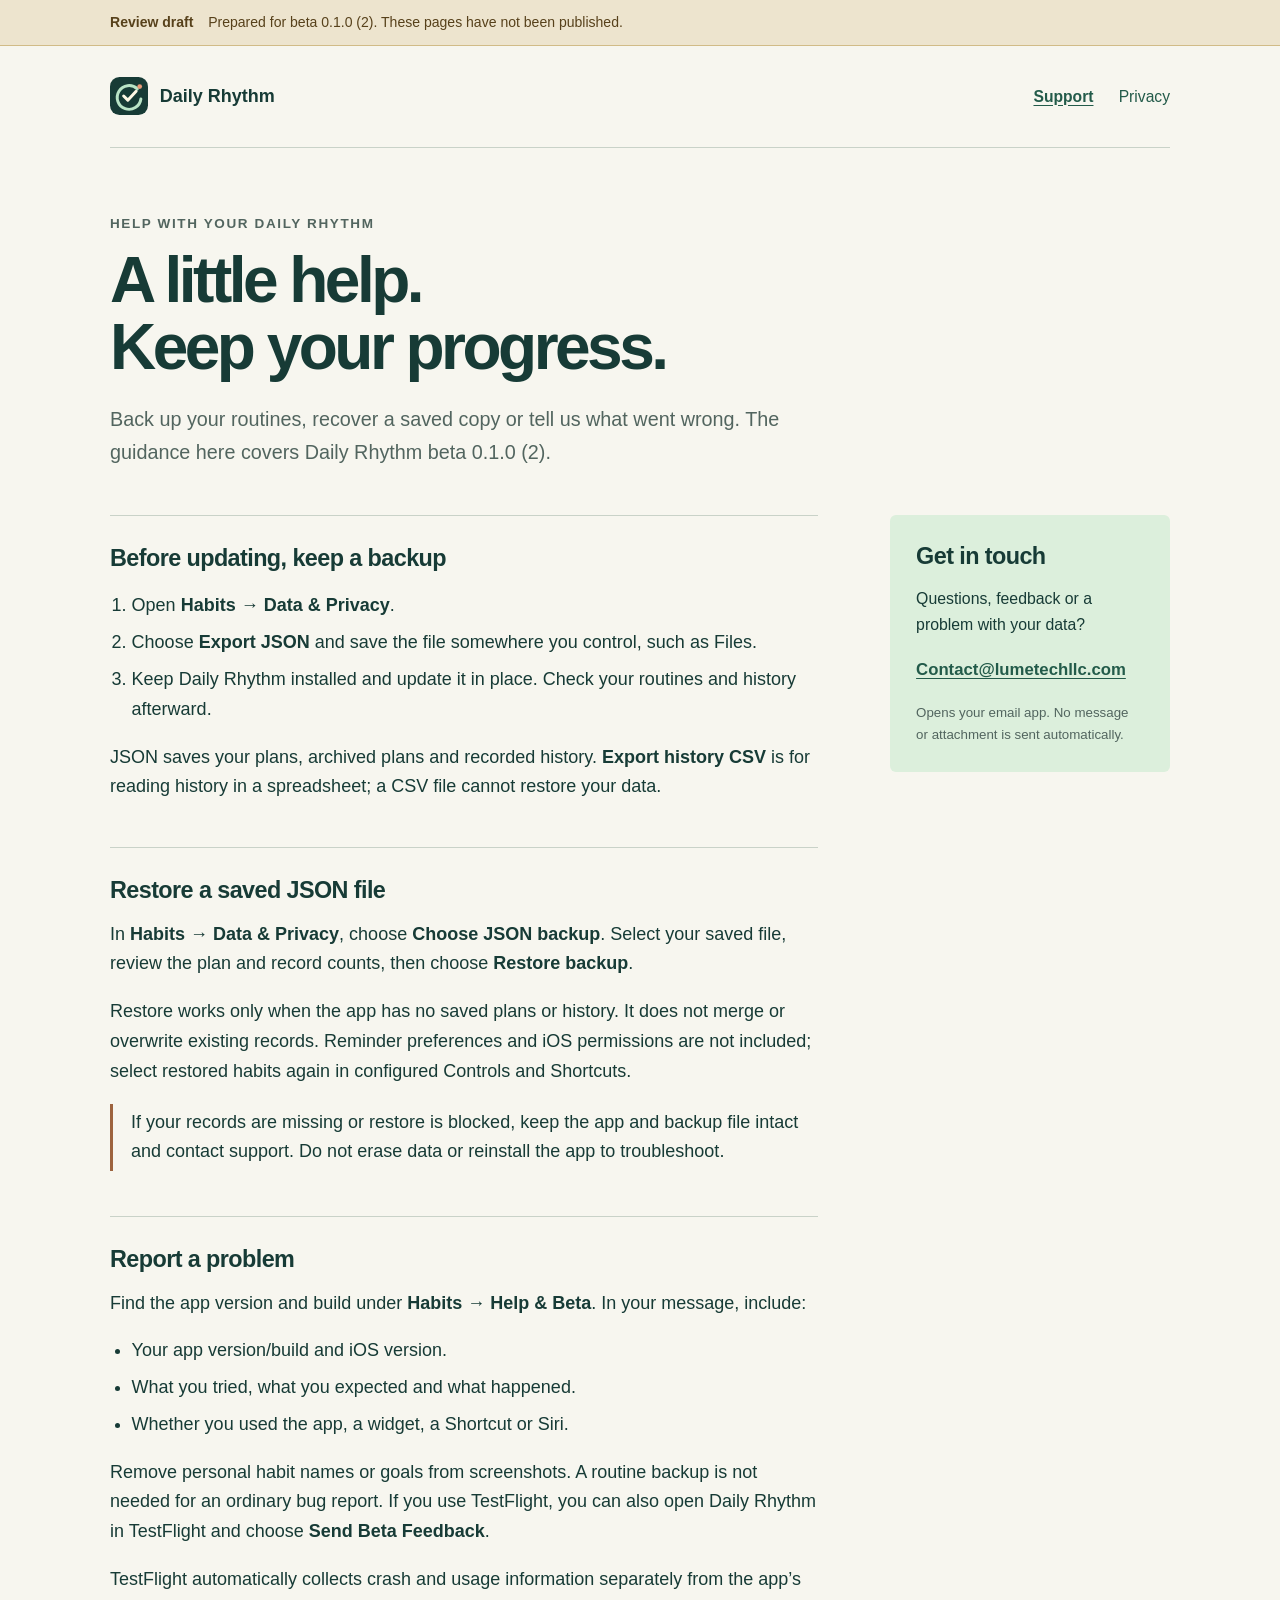
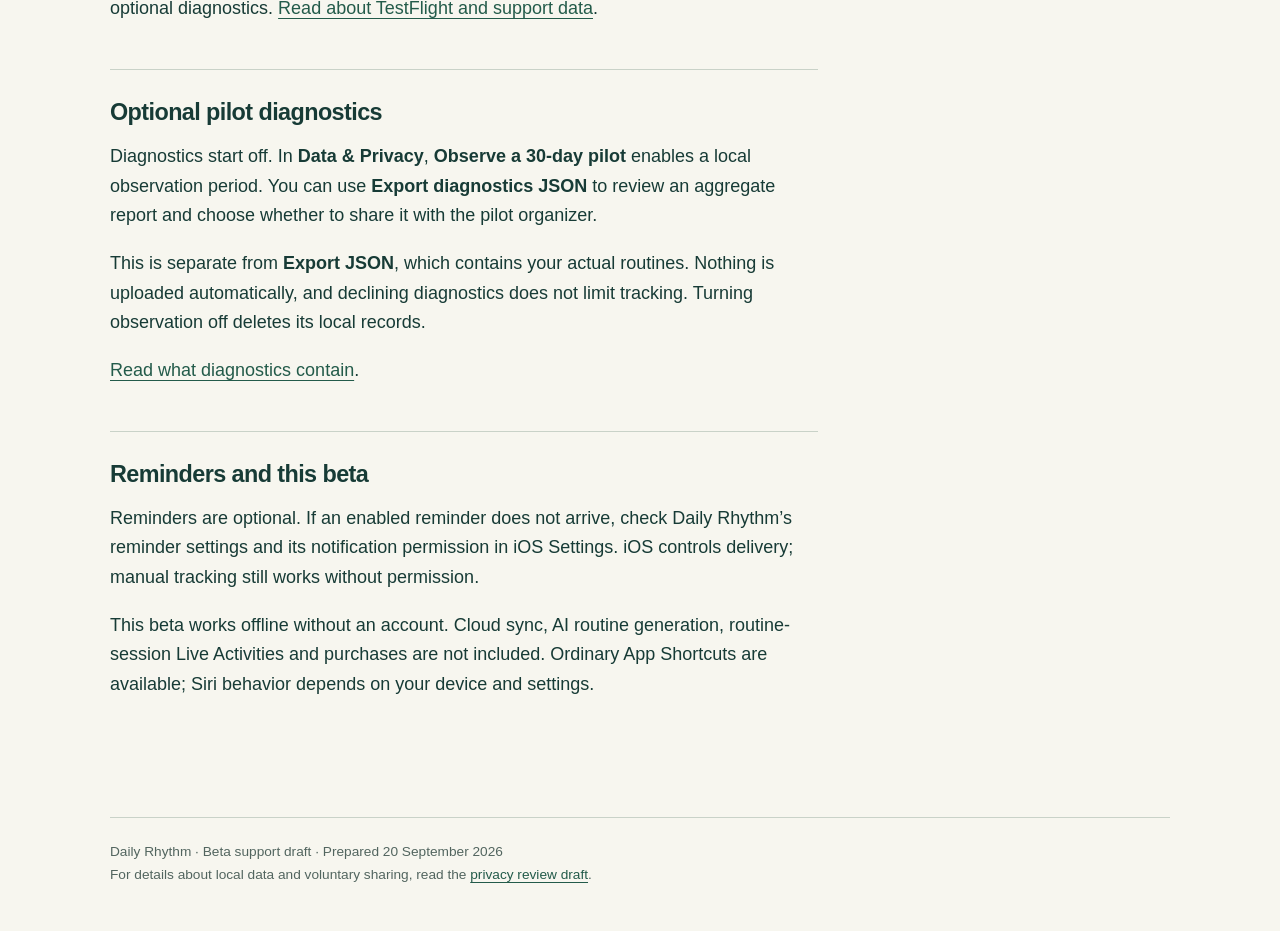
<file: docs/release/web-preview/index.html>
<!doctype html>
<html lang="en">
<head>
  <meta charset="utf-8">
  <meta name="viewport" content="width=device-width, initial-scale=1">
  <meta name="robots" content="noindex, nofollow">
  <meta name="referrer" content="no-referrer">
  <meta name="description" content="Daily Rhythm beta support: keep a backup, restore your routines and report a problem.">
  <title>Support — Daily Rhythm · review draft</title>
  <link rel="icon" type="image/svg+xml" href="favicon.svg">
  <link rel="stylesheet" href="styles.css">
</head>
<body>
  <a class="skip" href="#main">Skip to content</a>
  <div class="draft"><div class="wrap"><strong>Review draft</strong> Prepared for beta 0.1.0 (2). These pages have not been published.</div></div>
  <header class="wrap">
    <a class="brand" href="index.html"><img src="favicon.svg" alt="" width="38" height="38">Daily Rhythm</a>
    <nav aria-label="Main"><a href="index.html" aria-current="page">Support</a><a href="privacy.html">Privacy</a></nav>
  </header>
  <main class="wrap" id="main" tabindex="-1">
    <p class="eyebrow">Help with your daily rhythm</p>
    <h1>A little help.<br>Keep your progress.</h1>
    <p class="intro">Back up your routines, recover a saved copy or tell us what went wrong. The guidance here covers Daily Rhythm beta 0.1.0 (2).</p>
    <div class="layout">
      <div class="content">
        <section id="backup">
          <h2>Before updating, keep a backup</h2>
          <ol>
            <li>Open <strong>Habits → Data &amp; Privacy</strong>.</li>
            <li>Choose <strong>Export JSON</strong> and save the file somewhere you control, such as Files.</li>
            <li>Keep Daily Rhythm installed and update it in place. Check your routines and history afterward.</li>
          </ol>
          <p>JSON saves your plans, archived plans and recorded history. <strong>Export history CSV</strong> is for reading history in a spreadsheet; a CSV file cannot restore your data.</p>
        </section>
        <section id="restore">
          <h2>Restore a saved JSON file</h2>
          <p>In <strong>Habits → Data &amp; Privacy</strong>, choose <strong>Choose JSON backup</strong>. Select your saved file, review the plan and record counts, then choose <strong>Restore backup</strong>.</p>
          <p>Restore works only when the app has no saved plans or history. It does not merge or overwrite existing records. Reminder preferences and iOS permissions are not included; select restored habits again in configured Controls and Shortcuts.</p>
          <p class="notice">If your records are missing or restore is blocked, keep the app and backup file intact and contact support. Do not erase data or reinstall the app to troubleshoot.</p>
        </section>
        <section id="report">
          <h2>Report a problem</h2>
          <p>Find the app version and build under <strong>Habits → Help &amp; Beta</strong>. In your message, include:</p>
          <ul>
            <li>Your app version/build and iOS version.</li>
            <li>What you tried, what you expected and what happened.</li>
            <li>Whether you used the app, a widget, a Shortcut or Siri.</li>
          </ul>
          <p>Remove personal habit names or goals from screenshots. A routine backup is not needed for an ordinary bug report. If you use TestFlight, you can also open Daily Rhythm in TestFlight and choose <strong>Send Beta Feedback</strong>.</p>
          <p>TestFlight automatically collects crash and usage information separately from the app’s optional diagnostics. <a href="privacy.html#feedback">Read about TestFlight and support data</a>.</p>
        </section>
        <section id="diagnostics">
          <h2>Optional pilot diagnostics</h2>
          <p>Diagnostics start off. In <strong>Data &amp; Privacy</strong>, <strong>Observe a 30-day pilot</strong> enables a local observation period. You can use <strong>Export diagnostics JSON</strong> to review an aggregate report and choose whether to share it with the pilot organizer.</p>
          <p>This is separate from <strong>Export JSON</strong>, which contains your actual routines. Nothing is uploaded automatically, and declining diagnostics does not limit tracking. Turning observation off deletes its local records.</p>
          <p><a href="privacy.html#diagnostics">Read what diagnostics contain</a>.</p>
        </section>
        <section id="reminders">
          <h2>Reminders and this beta</h2>
          <p>Reminders are optional. If an enabled reminder does not arrive, check Daily Rhythm’s reminder settings and its notification permission in iOS Settings. iOS controls delivery; manual tracking still works without permission.</p>
          <p>This beta works offline without an account. Cloud sync, AI routine generation, routine-session Live Activities and purchases are not included. Ordinary App Shortcuts are available; Siri behavior depends on your device and settings.</p>
        </section>
      </div>
      <aside class="contact" aria-labelledby="contact-heading">
        <h2 id="contact-heading">Get in touch</h2>
        <p>Questions, feedback or a problem with your data?</p>
        <p><a href="mailto:Contact@lumetechllc.com?subject=Daily%20Rhythm%20support">Contact@lumetechllc.com</a></p>
        <small>Opens your email app. No message or attachment is sent automatically.</small>
      </aside>
    </div>
  </main>
  <footer class="wrap"><p>Daily Rhythm · Beta support draft · Prepared 20 September 2026</p><p>For details about local data and voluntary sharing, read the <a href="privacy.html">privacy review draft</a>.</p></footer>
</body>
</html>
</file>
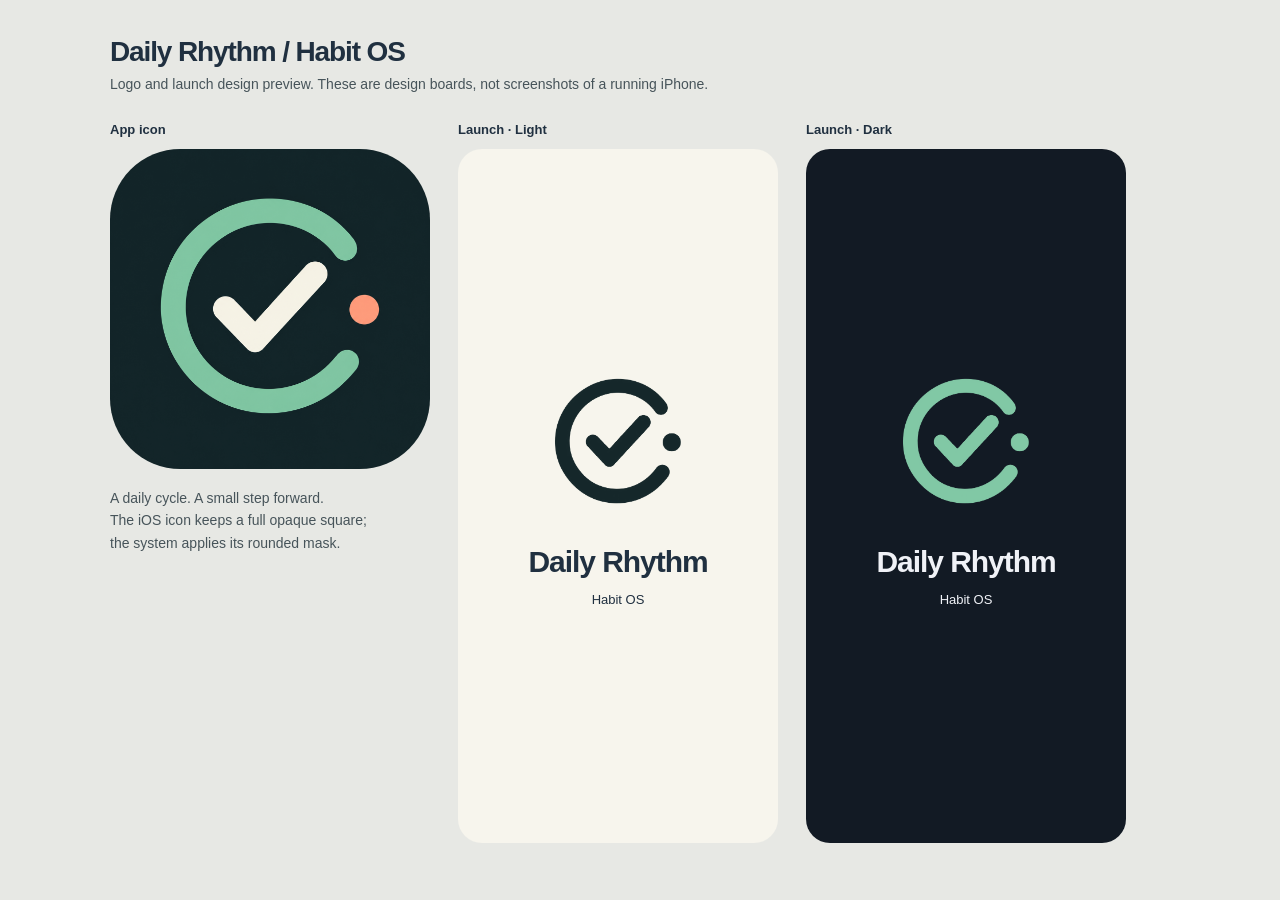
<file: docs/branding/preview.html>
<!doctype html>
<html lang="en">
<meta charset="utf-8">
<meta name="viewport" content="width=device-width,initial-scale=1">
<meta name="robots" content="noindex,nofollow">
<title>Daily Rhythm — logo and launch design</title>
<style>
*{box-sizing:border-box}body{margin:0;padding:36px;background:#e7e8e4;color:#203040;font-family:-apple-system,BlinkMacSystemFont,sans-serif}main{max-width:1060px;margin:auto}h1{font-size:28px;letter-spacing:-.04em;margin:0 0 8px}p{color:#47545a;font-size:14px;margin:0 0 30px}.boards{display:flex;gap:28px;align-items:flex-start;flex-wrap:wrap}figure{margin:0;flex:1;min-width:220px;max-width:320px}figcaption{font-size:13px;font-weight:600;margin:0 0 12px}.icon{width:100%;aspect-ratio:1;border-radius:22%;display:block}.screen{width:100%;aspect-ratio:393/852;background:rgb(97% 96% 93%);border-radius:24px;display:flex;align-items:center;justify-content:center;overflow:hidden}.dark{background:rgb(7% 10% 14%);color:rgb(94% 95% 97%)}.lockup{transform:translateY(-16px);display:flex;flex-direction:column;align-items:center;gap:12px}.mark{width:180px;height:180px;background:rgb(7.8% 14.9% 16.1%);mask:url('launch-logo-source.png') center/contain no-repeat;-webkit-mask:url('launch-logo-source.png') center/contain no-repeat}.dark .mark{background:rgb(51% 79% 65%)}.title{font-size:30px;font-weight:600;line-height:36px;letter-spacing:-.035em}.subtitle{font-size:13px;font-weight:500;line-height:16px}.caption{margin-top:18px;max-width:260px;line-height:1.6}a{color:inherit;text-underline-offset:3px}@media(max-width:620px){body{padding:24px}.boards{display:grid;grid-template-columns:1fr}figure{max-width:320px;width:100%;margin:auto}.icon{width:180px}}
</style>
<main>
<h1>Daily Rhythm / Habit OS</h1>
<p>Logo and launch design preview. These are design boards, not screenshots of a running iPhone.</p>
<div class="boards">
<figure><figcaption>App icon</figcaption><img class="icon" src="app-icon-v2-source.png" alt="Mint daily cycle, ivory completion mark and coral next-step dot on deep teal"><p class="caption">A daily cycle. A small step forward.<br>The iOS icon keeps a full opaque square; the system applies its rounded mask.</p></figure>
<figure><figcaption>Launch · Light</figcaption><div class="screen"><div class="lockup"><div class="mark" aria-hidden="true"></div><div class="title">Daily Rhythm</div><div class="subtitle">Habit OS</div></div></div></figure>
<figure><figcaption>Launch · Dark</figcaption><div class="screen dark"><div class="lockup"><div class="mark" aria-hidden="true"></div><div class="title">Daily Rhythm</div><div class="subtitle">Habit OS</div></div></div></figure>
</div>
</main>
</html>
</file>
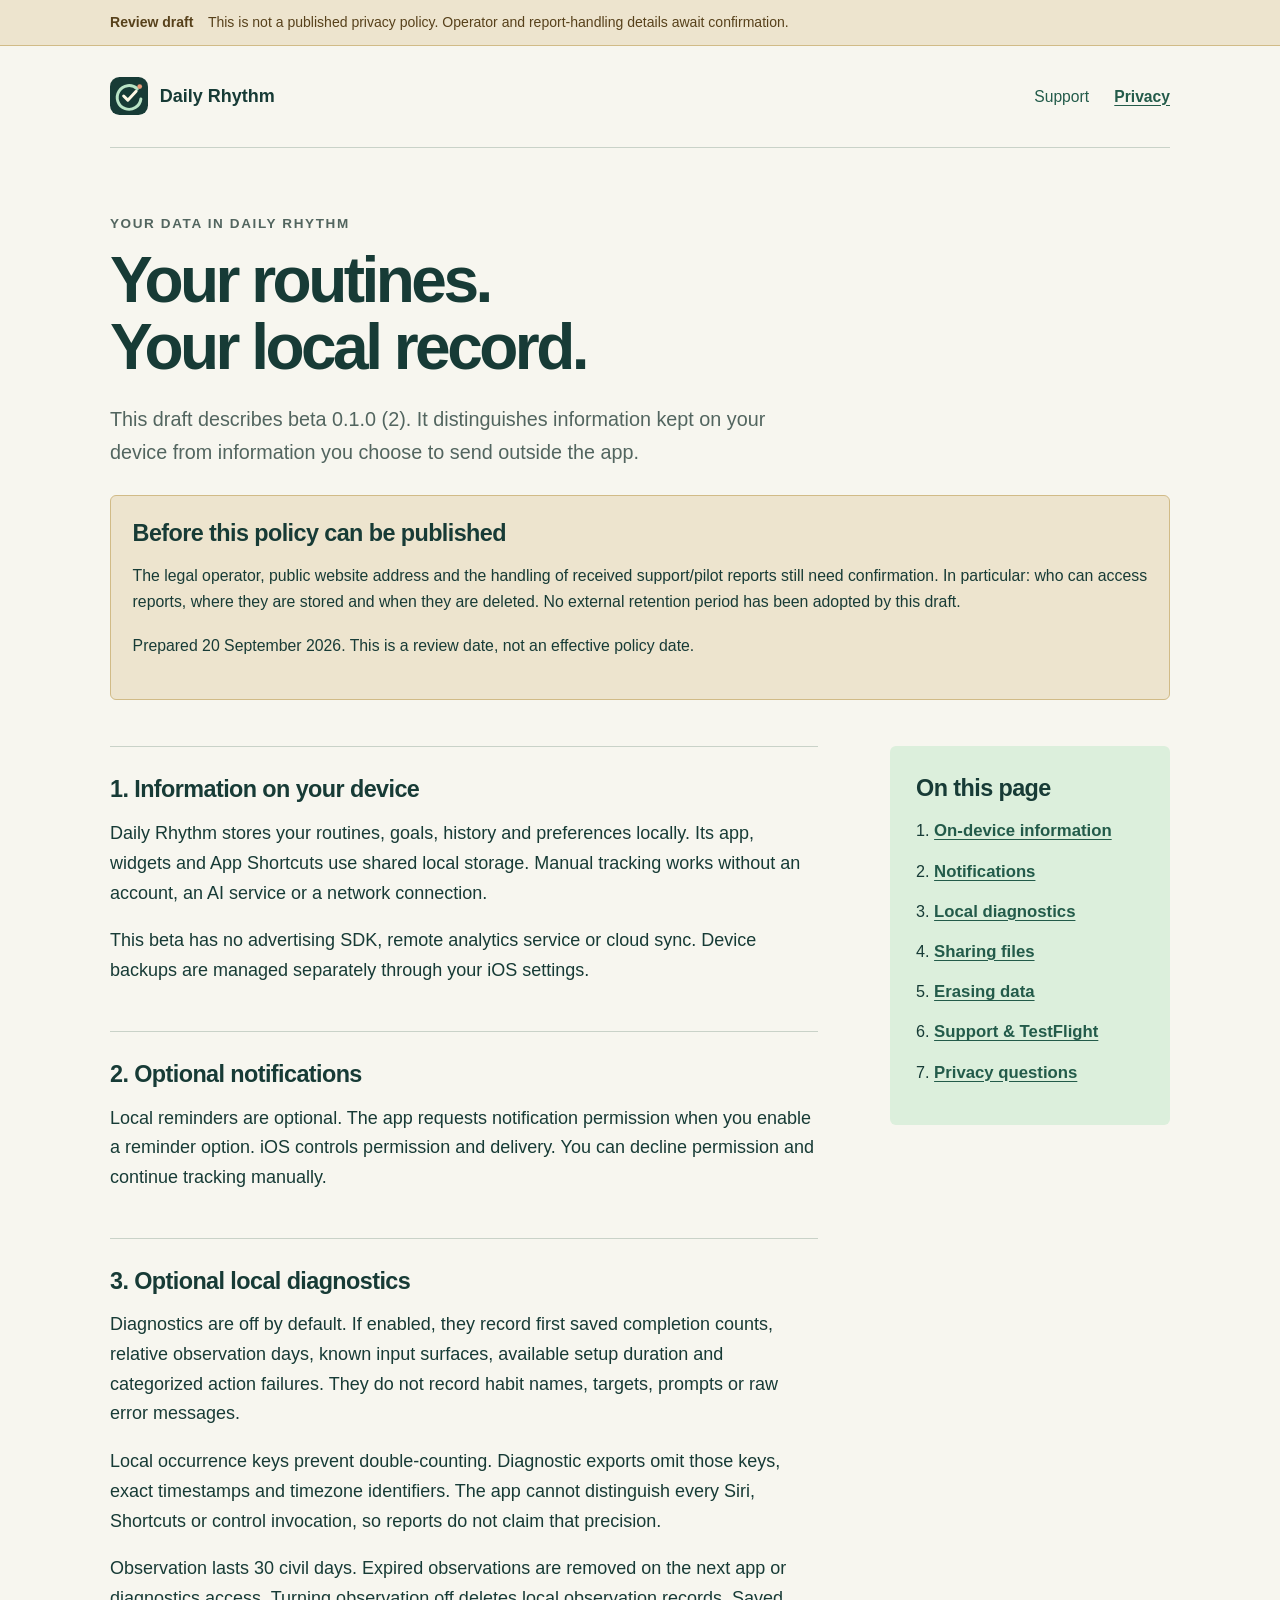
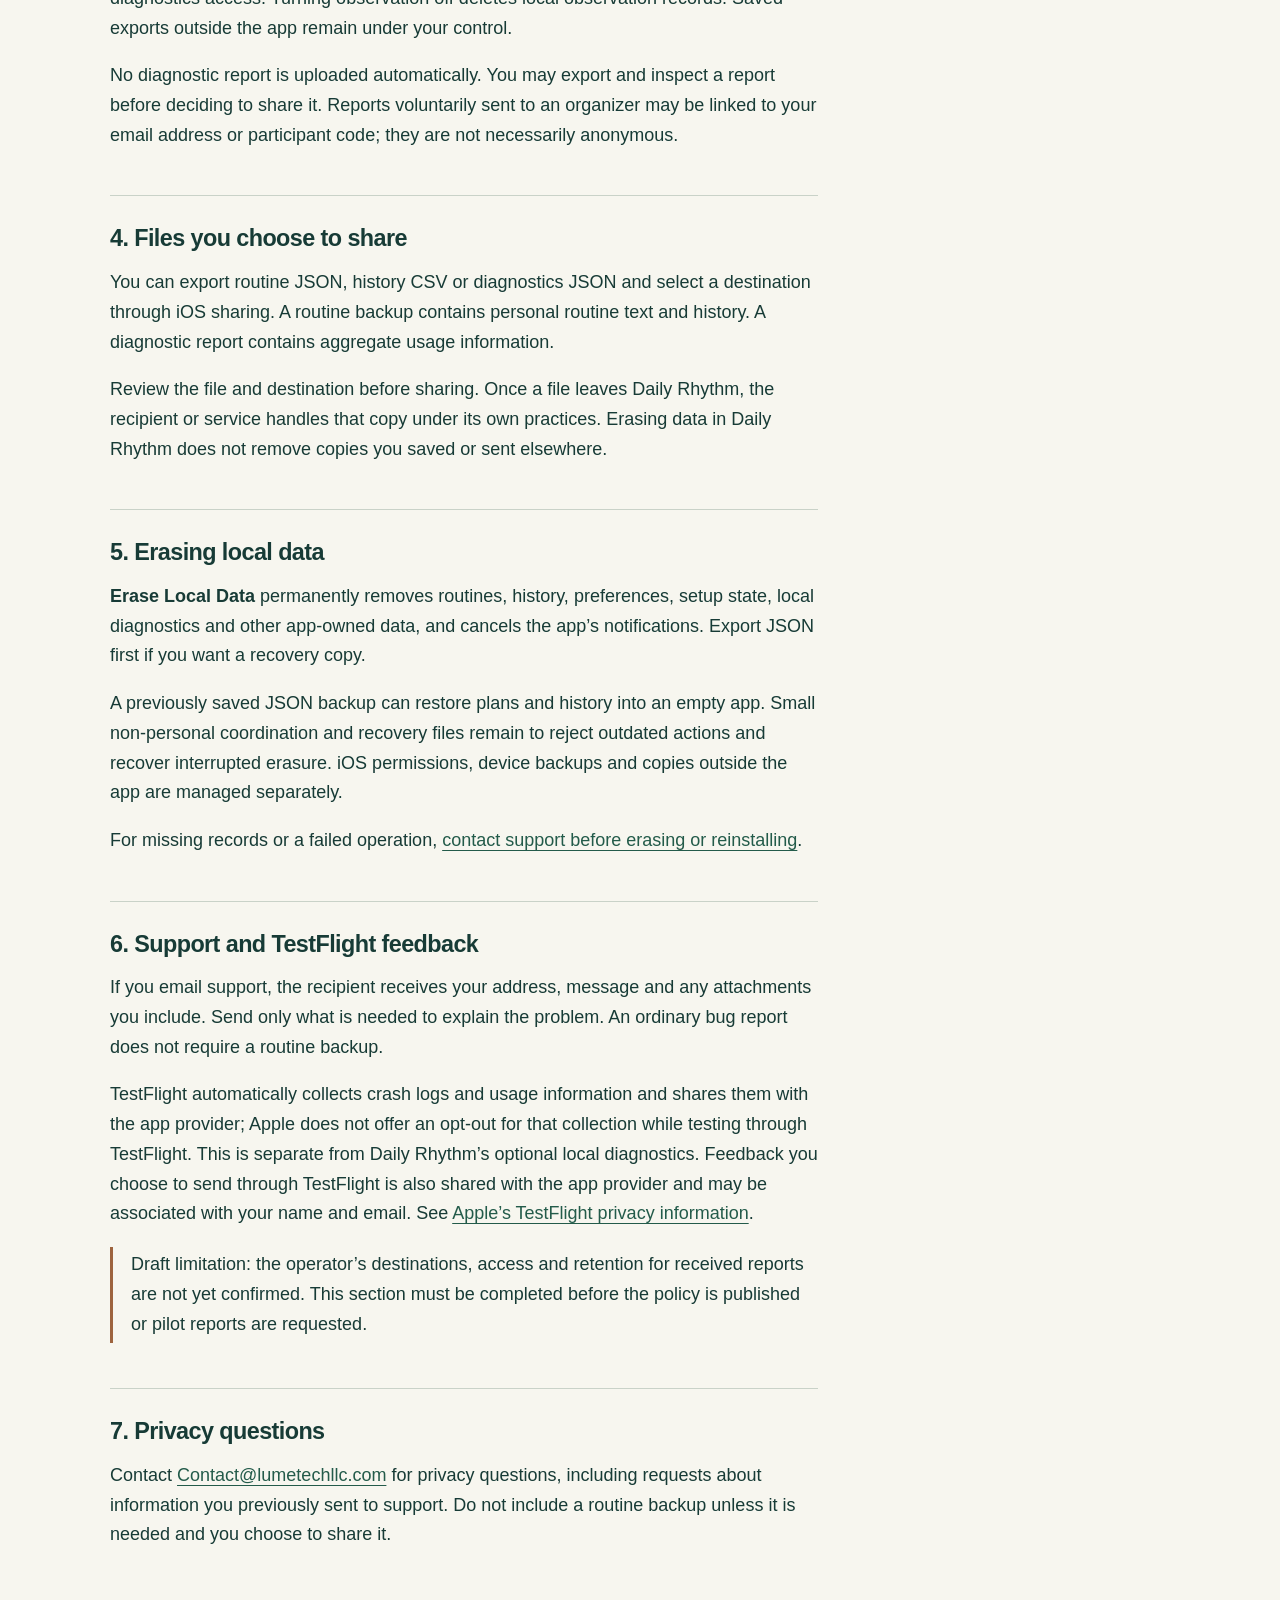
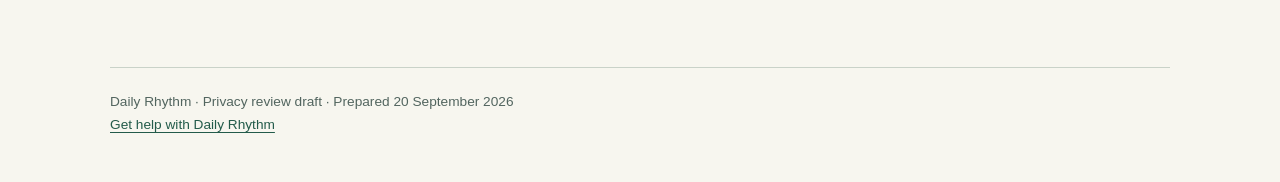
<file: docs/release/web-preview/privacy.html>
<!doctype html>
<html lang="en">
<head>
  <meta charset="utf-8">
  <meta name="viewport" content="width=device-width, initial-scale=1">
  <meta name="robots" content="noindex, nofollow">
  <meta name="referrer" content="no-referrer">
  <meta name="description" content="Review draft explaining local data, optional diagnostics and voluntary sharing in Daily Rhythm beta.">
  <title>Privacy — Daily Rhythm · review draft</title>
  <link rel="icon" type="image/svg+xml" href="favicon.svg">
  <link rel="stylesheet" href="styles.css">
</head>
<body>
  <a class="skip" href="#main">Skip to content</a>
  <div class="draft"><div class="wrap"><strong>Review draft</strong> This is not a published privacy policy. Operator and report-handling details await confirmation.</div></div>
  <header class="wrap">
    <a class="brand" href="index.html"><img src="favicon.svg" alt="" width="38" height="38">Daily Rhythm</a>
    <nav aria-label="Main"><a href="index.html">Support</a><a href="privacy.html" aria-current="page">Privacy</a></nav>
  </header>
  <main class="wrap" id="main" tabindex="-1">
    <p class="eyebrow">Your data in Daily Rhythm</p>
    <h1>Your routines.<br>Your local record.</h1>
    <p class="intro">This draft describes beta 0.1.0 (2). It distinguishes information kept on your device from information you choose to send outside the app.</p>
    <div class="review" role="note" aria-labelledby="review-heading">
      <h2 id="review-heading">Before this policy can be published</h2>
      <p>The legal operator, public website address and the handling of received support/pilot reports still need confirmation. In particular: who can access reports, where they are stored and when they are deleted. No external retention period has been adopted by this draft.</p>
      <p>Prepared 20 September 2026. This is a review date, not an effective policy date.</p>
    </div>
    <div class="layout">
      <div class="content">
        <section id="local">
          <h2>1. Information on your device</h2>
          <p>Daily Rhythm stores your routines, goals, history and preferences locally. Its app, widgets and App Shortcuts use shared local storage. Manual tracking works without an account, an AI service or a network connection.</p>
          <p>This beta has no advertising SDK, remote analytics service or cloud sync. Device backups are managed separately through your iOS settings.</p>
        </section>
        <section id="notifications">
          <h2>2. Optional notifications</h2>
          <p>Local reminders are optional. The app requests notification permission when you enable a reminder option. iOS controls permission and delivery. You can decline permission and continue tracking manually.</p>
        </section>
        <section id="diagnostics">
          <h2>3. Optional local diagnostics</h2>
          <p>Diagnostics are off by default. If enabled, they record first saved completion counts, relative observation days, known input surfaces, available setup duration and categorized action failures. They do not record habit names, targets, prompts or raw error messages.</p>
          <p>Local occurrence keys prevent double-counting. Diagnostic exports omit those keys, exact timestamps and timezone identifiers. The app cannot distinguish every Siri, Shortcuts or control invocation, so reports do not claim that precision.</p>
          <p>Observation lasts 30 civil days. Expired observations are removed on the next app or diagnostics access. Turning observation off deletes local observation records. Saved exports outside the app remain under your control.</p>
          <p>No diagnostic report is uploaded automatically. You may export and inspect a report before deciding to share it. Reports voluntarily sent to an organizer may be linked to your email address or participant code; they are not necessarily anonymous.</p>
        </section>
        <section id="sharing">
          <h2>4. Files you choose to share</h2>
          <p>You can export routine JSON, history CSV or diagnostics JSON and select a destination through iOS sharing. A routine backup contains personal routine text and history. A diagnostic report contains aggregate usage information.</p>
          <p>Review the file and destination before sharing. Once a file leaves Daily Rhythm, the recipient or service handles that copy under its own practices. Erasing data in Daily Rhythm does not remove copies you saved or sent elsewhere.</p>
        </section>
        <section id="erase">
          <h2>5. Erasing local data</h2>
          <p><strong>Erase Local Data</strong> permanently removes routines, history, preferences, setup state, local diagnostics and other app-owned data, and cancels the app’s notifications. Export JSON first if you want a recovery copy.</p>
          <p>A previously saved JSON backup can restore plans and history into an empty app. Small non-personal coordination and recovery files remain to reject outdated actions and recover interrupted erasure. iOS permissions, device backups and copies outside the app are managed separately.</p>
          <p>For missing records or a failed operation, <a href="index.html#restore">contact support before erasing or reinstalling</a>.</p>
        </section>
        <section id="feedback">
          <h2>6. Support and TestFlight feedback</h2>
          <p>If you email support, the recipient receives your address, message and any attachments you include. Send only what is needed to explain the problem. An ordinary bug report does not require a routine backup.</p>
          <p>TestFlight automatically collects crash logs and usage information and shares them with the app provider; Apple does not offer an opt-out for that collection while testing through TestFlight. This is separate from Daily Rhythm’s optional local diagnostics. Feedback you choose to send through TestFlight is also shared with the app provider and may be associated with your name and email. See <a href="https://www.apple.com/legal/privacy/data/en/test-flight/">Apple’s TestFlight privacy information</a>.</p>
          <p class="notice">Draft limitation: the operator’s destinations, access and retention for received reports are not yet confirmed. This section must be completed before the policy is published or pilot reports are requested.</p>
        </section>
        <section id="contact">
          <h2>7. Privacy questions</h2>
          <p>Contact <a href="mailto:Contact@lumetechllc.com?subject=Daily%20Rhythm%20privacy">Contact@lumetechllc.com</a> for privacy questions, including requests about information you previously sent to support. Do not include a routine backup unless it is needed and you choose to share it.</p>
        </section>
      </div>
      <aside class="contact" aria-labelledby="contents-heading">
        <h2 id="contents-heading">On this page</h2>
        <ol class="contents">
          <li><a href="#local">On-device information</a></li>
          <li><a href="#notifications">Notifications</a></li>
          <li><a href="#diagnostics">Local diagnostics</a></li>
          <li><a href="#sharing">Sharing files</a></li>
          <li><a href="#erase">Erasing data</a></li>
          <li><a href="#feedback">Support &amp; TestFlight</a></li>
          <li><a href="#contact">Privacy questions</a></li>
        </ol>
      </aside>
    </div>
  </main>
  <footer class="wrap"><p>Daily Rhythm · Privacy review draft · Prepared 20 September 2026</p><p><a href="index.html">Get help with Daily Rhythm</a></p></footer>
</body>
</html>
</file>
<file: docs/release/web-preview/styles.css>
:root {
  color-scheme: light;
  --ink: #173b36;
  --muted: #52655f;
  --paper: #f7f6ef;
  --line: #c9d2c8;
  --mint: #dcefdc;
  --accent: #235b4a;
  font-family: -apple-system, BlinkMacSystemFont, "Segoe UI", sans-serif;
  color: var(--ink);
  background: var(--paper);
  line-height: 1.65;
  font-size: 18px;
}
* { box-sizing: border-box; }
body { margin: 0; }
a { color: var(--accent); text-underline-offset: .2em; overflow-wrap: anywhere; }
a:hover { text-decoration-thickness: 2px; }
:focus-visible { outline: 3px solid #8b492c; outline-offset: 5px; }
.skip { position: absolute; left: 1rem; top: -8rem; padding: .6rem 1rem; background: white; z-index: 2; }
.skip:focus { top: 1rem; }
.wrap { width: min(100% - 3rem, 1060px); margin-inline: auto; }
.draft { background: #ede4ce; border-bottom: 1px solid #d1bb87; padding: .6rem 0; font-size: .78rem; color: #57411b; }
.draft strong { margin-right: .6rem; }
header { display: flex; align-items: center; justify-content: space-between; gap: 1rem; padding-block: 1.6rem; border-bottom: 1px solid var(--line); }
.brand { display: flex; gap: .65rem; align-items: center; font-weight: 650; color: var(--ink); text-decoration: none; }
.brand img { width: 38px; height: 38px; }
nav { display: flex; gap: 1.4rem; font-size: .87rem; }
nav a { text-decoration: none; padding-block: .5rem; }
nav a[aria-current="page"] { text-decoration: underline; font-weight: 650; }
main { padding-block: 3.6rem 4rem; }
.eyebrow { margin: 0 0 .65rem; font-size: .75rem; letter-spacing: .12em; font-weight: 650; text-transform: uppercase; color: var(--muted); }
h1 { font-size: clamp(2.35rem, 5vw, 3.7rem); letter-spacing: -.055em; line-height: 1.05; font-weight: 650; margin: 0 0 1.2rem; }
h2 { font-size: 1.3rem; letter-spacing: -.025em; line-height: 1.3; margin: 0 0 .8rem; }
h3 { font-size: 1rem; line-height: 1.4; }
p { margin: .65rem 0 1rem; }
.intro { color: var(--muted); font-size: 1.1rem; max-width: 38rem; }
.layout { display: grid; grid-template-columns: minmax(0, 1fr) 280px; gap: 4rem; margin-top: 2.6rem; }
.content section { padding-block: 1.5rem; border-top: 1px solid var(--line); scroll-margin-top: 1rem; }
.contact { background: var(--mint); padding: 1.45rem; border-radius: 6px; align-self: start; }
.contact p { font-size: .88rem; }
.contact a { font-weight: 650; font-size: .93rem; }
.contact small { display: block; font-size: .74rem; color: var(--muted); }
.notice { border-left: 3px solid #9d633e; padding: .2rem 0 .2rem 1rem; }
.review { background: #ede4ce; border: 1px solid #d1bb87; padding: 1.2rem; border-radius: 6px; margin: 1.5rem 0; }
.review p, .review li { font-size: .88rem; }
ol, ul { padding-left: 1.2rem; }
li { margin-block: .4rem; }
.contents { font-size: .9rem; margin: 0; padding-left: 1rem; }
.contents li { margin-bottom: .7rem; }
footer { border-top: 1px solid var(--line); padding-block: 1.3rem 2.5rem; font-size: .76rem; color: var(--muted); }
footer p { margin: 0; }
@media (max-width: 760px) {
  .layout { grid-template-columns: minmax(0, 1fr); gap: 1.5rem; margin-top: 2rem; }
  .contact { grid-row: 1; }
  main { padding-top: 2.2rem; }
  .wrap { width: calc(100% - 2rem); }
  header { flex-wrap: wrap; gap: .6rem 1.5rem; }
}
@media print {
  .skip, nav { display: none; }
  .wrap { width: 100%; }
  .layout { display: block; }
  .contact { margin-bottom: 1rem; }
  main { padding-top: 1rem; }
  h1 { font-size: 2rem; }
}
</file>
